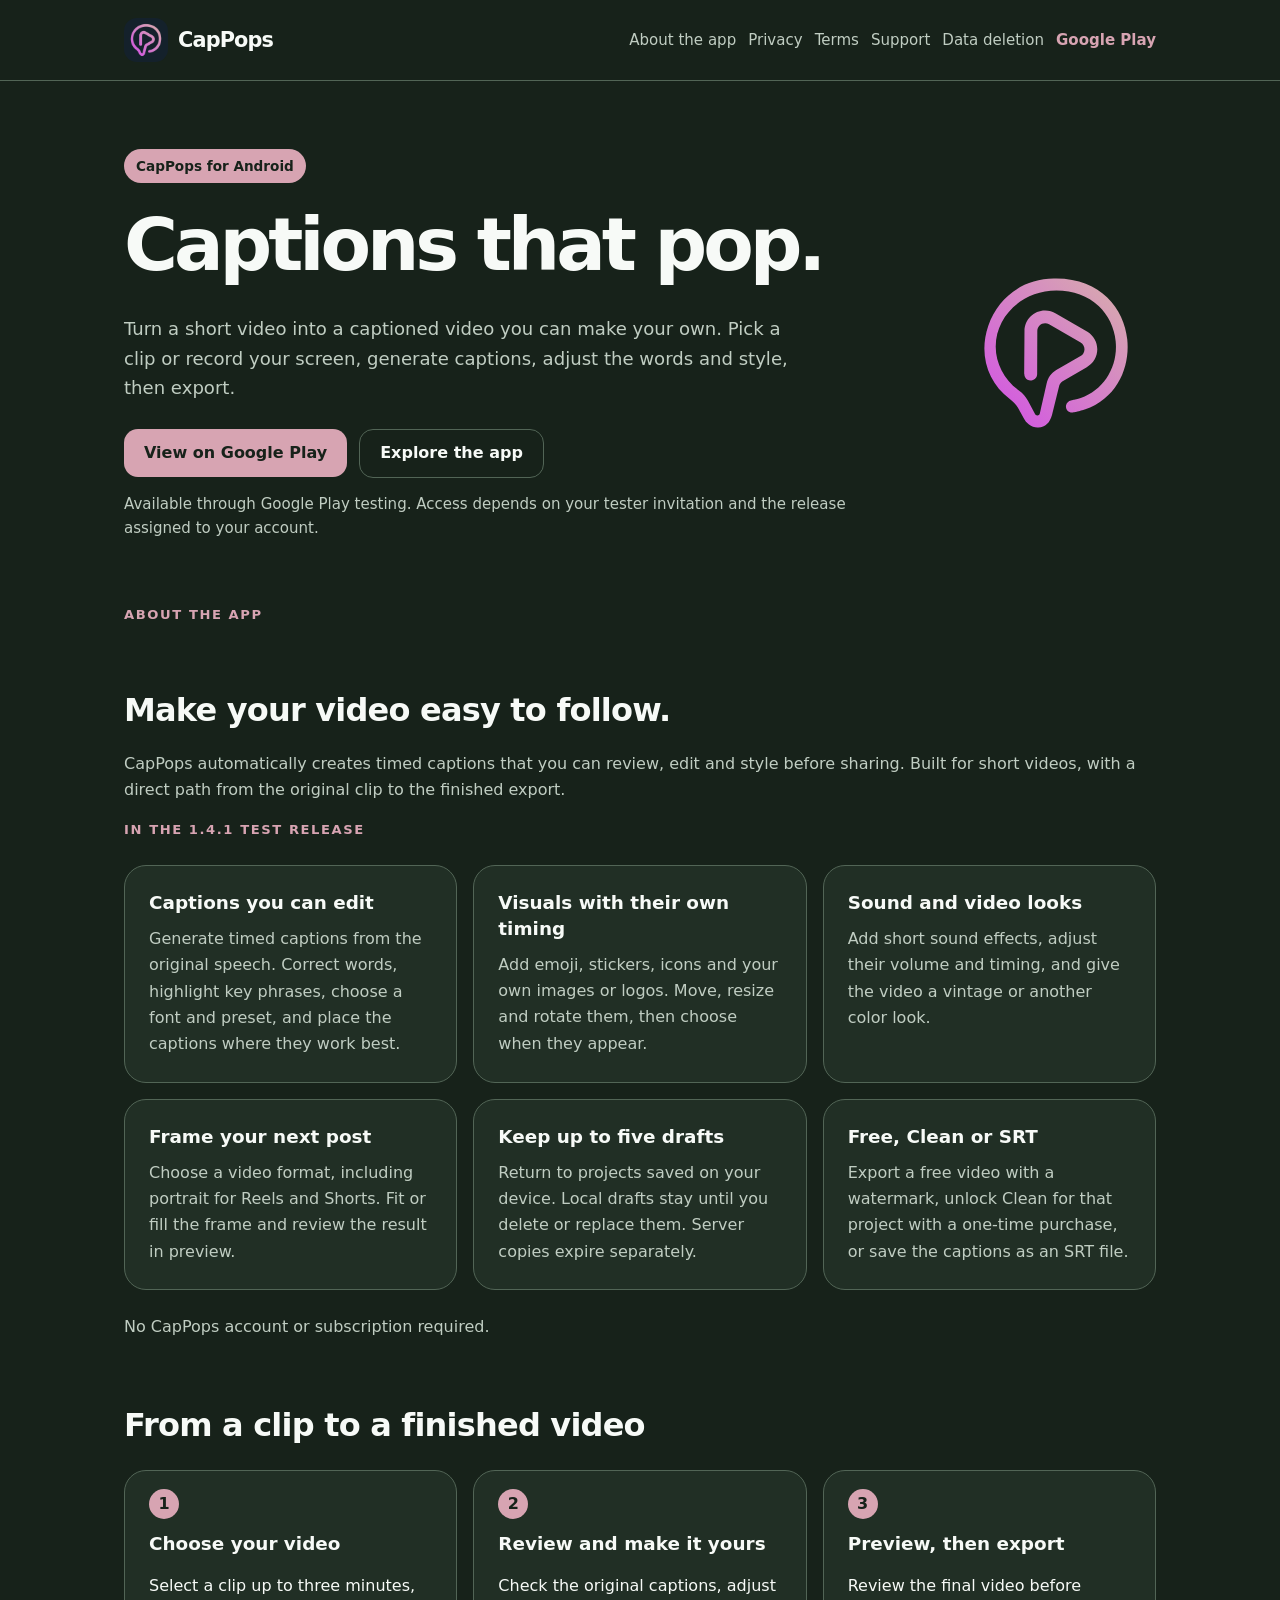
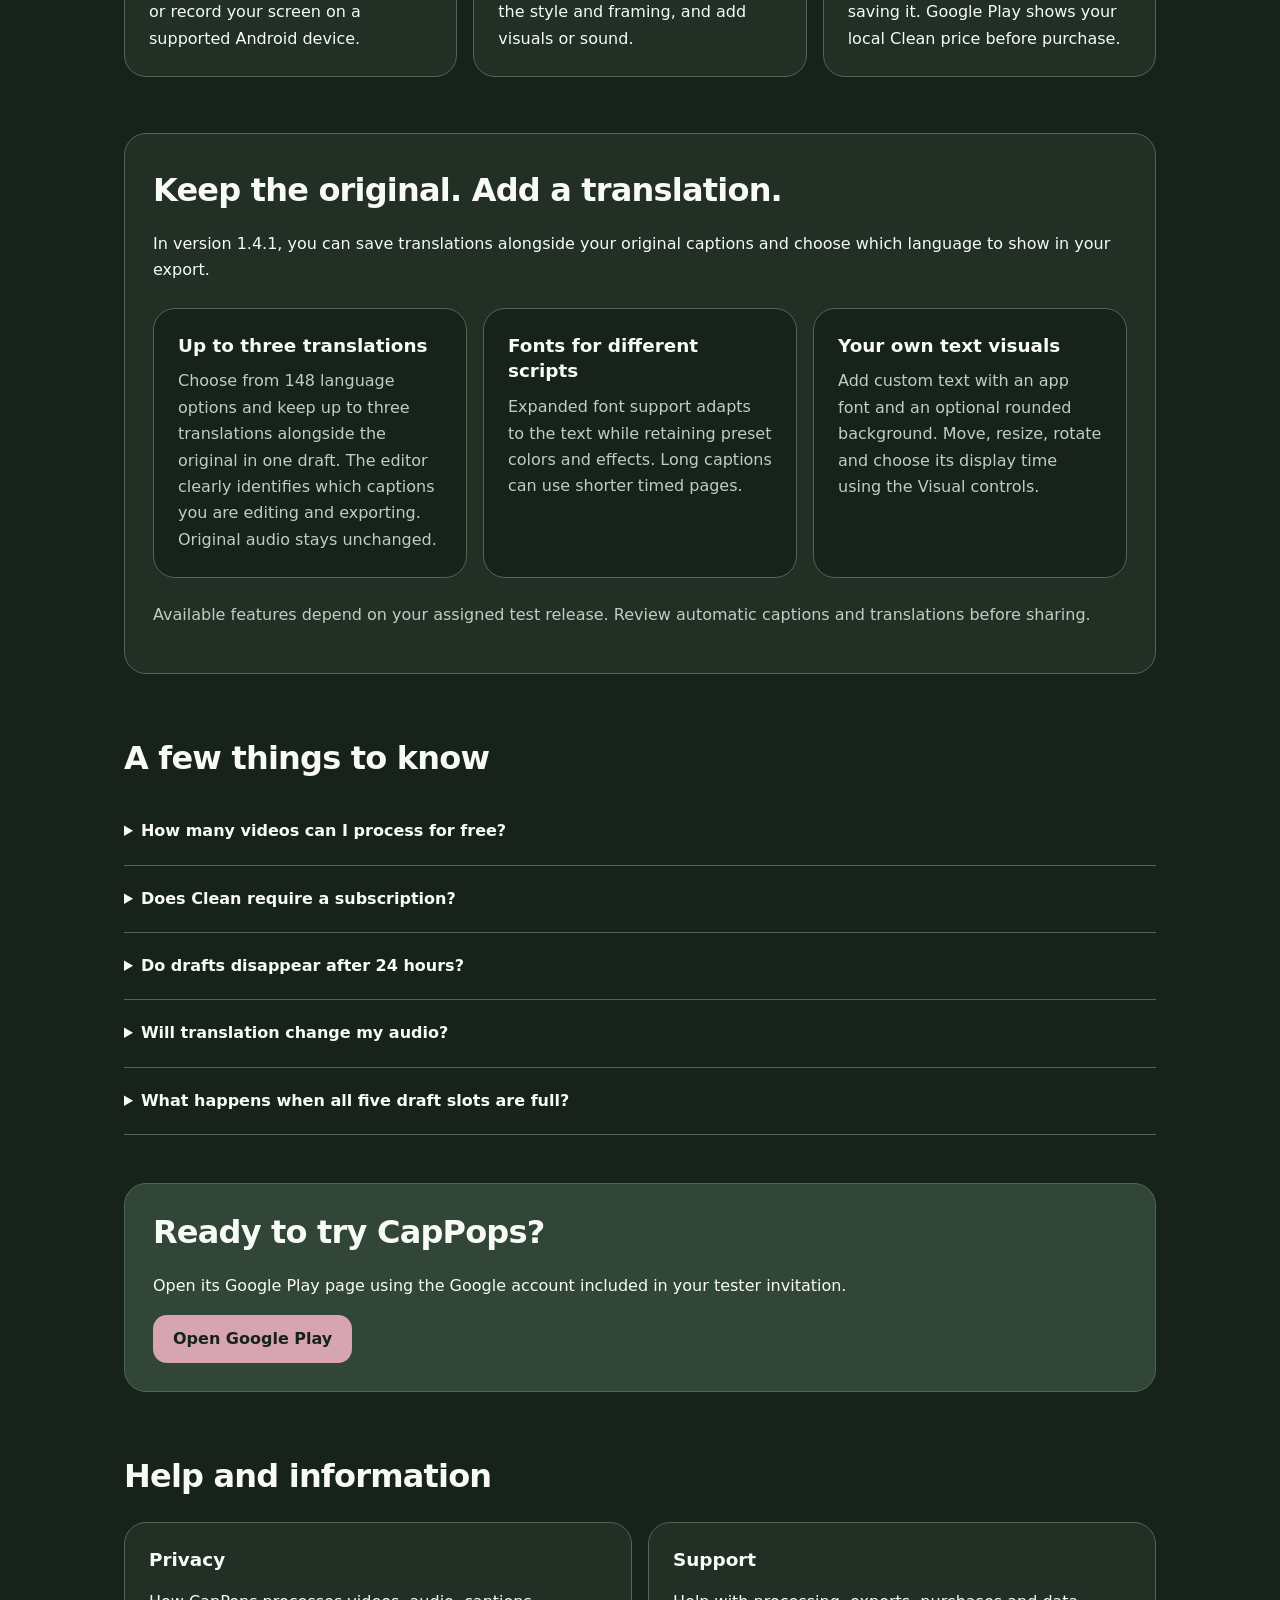
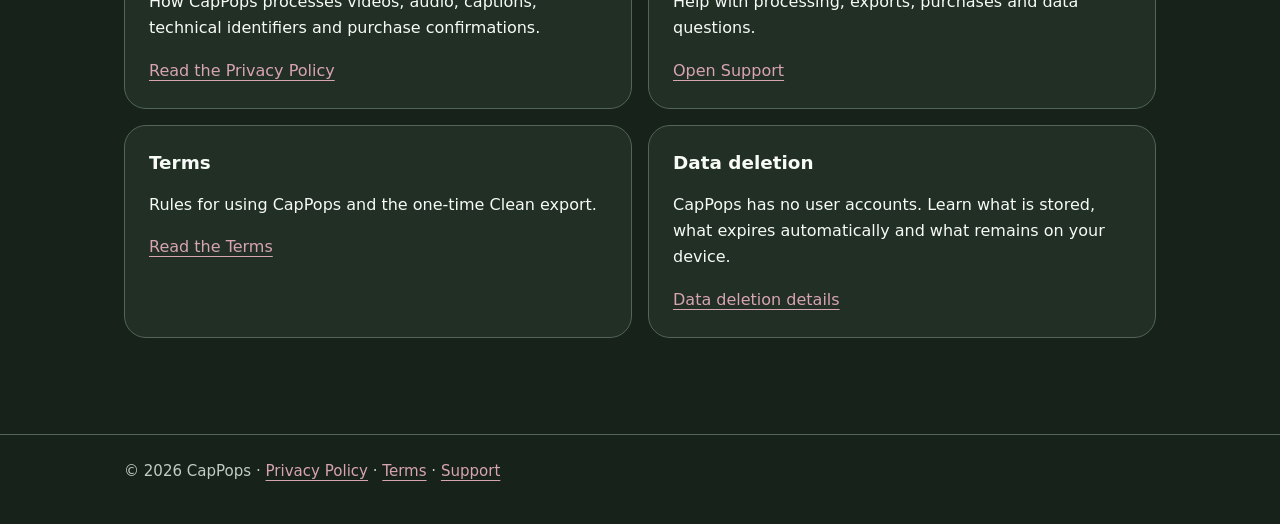
<file: index.html>
<!doctype html>
<html lang="en">
<head>
<meta charset="utf-8">
<meta name="viewport" content="width=device-width,initial-scale=1">
<meta name="color-scheme" content="dark">
<title>CapPops · Captions that pop</title>
<meta name="description" content="CapPops adds editable captions to short videos. Choose a style, export for free with a watermark, or buy a one-time Clean export.">
<link rel="icon" href="assets/app-icon.png" type="image/png">
<link rel="stylesheet" href="style.css">
</head>
<body>
<a class="skip-link" href="#main-content">Skip to content</a>
<header>
  <nav class="nav" aria-label="Primary">
    <a class="brand" href="index.html"><img src="assets/app-icon.png" width="44" height="44" alt=""><span>CapPops</span></a>
    <div class="links">
      <a href="#about">About the app</a>
      <a href="privacy.html">Privacy</a>
      <a href="terms.html">Terms</a>
      <a href="support.html">Support</a>
      <a href="data-deletion.html">Data deletion</a>
      <a class="nav-play" href="https://play.google.com/store/apps/details?id=app.captionpop.captionpop">Google Play</a>
    </div>
  </nav>
</header>
<main id="main-content">
<section class="hero hero-layout" aria-labelledby="hero-title">
  <div>
  <span class="pill">CapPops for Android</span>
  <h1 id="hero-title">Captions that pop.</h1>
  <p class="muted">Turn a short video into a captioned video you can make your own. Pick a clip or record your screen, generate captions, adjust the words and style, then export.</p>
  <div class="actions">
    <a class="button" href="https://play.google.com/store/apps/details?id=app.captionpop.captionpop">View on Google Play</a>
    <a class="button button-secondary" href="#about">Explore the app</a>
  </div>
  <p class="availability">Available through Google Play testing. Access depends on your tester invitation and the release assigned to your account.</p>
  </div>
  <img class="hero-mark" src="assets/logo.svg" width="200" height="200" alt="" aria-hidden="true">
</section>
<section id="about" class="about" aria-labelledby="about-title">
  <div class="kicker">About the app</div>
  <h2 id="about-title">Make your video easy to follow.</h2>
  <p class="muted">CapPops automatically creates timed captions that you can review, edit and style before sharing. Built for short videos, with a direct path from the original clip to the finished export.</p>
  <p class="kicker">In the 1.4.1 test release</p>
  <div class="grid feature-grid">
    <div class="card"><h3>Captions you can edit</h3><p>Generate timed captions from the original speech. Correct words, highlight key phrases, choose a font and preset, and place the captions where they work best.</p></div>
    <div class="card"><h3>Visuals with their own timing</h3><p>Add emoji, stickers, icons and your own images or logos. Move, resize and rotate them, then choose when they appear.</p></div>
    <div class="card"><h3>Sound and video looks</h3><p>Add short sound effects, adjust their volume and timing, and give the video a vintage or another color look.</p></div>
    <div class="card"><h3>Frame your next post</h3><p>Choose a video format, including portrait for Reels and Shorts. Fit or fill the frame and review the result in preview.</p></div>
    <div class="card"><h3>Keep up to five drafts</h3><p>Return to projects saved on your device. Local drafts stay until you delete or replace them. Server copies expire separately.</p></div>
    <div class="card"><h3>Free, Clean or SRT</h3><p>Export a free video with a watermark, unlock Clean for that project with a one-time purchase, or save the captions as an SRT file.</p></div>
  </div>
  <p class="muted">No CapPops account or subscription required.</p>
</section>
<section aria-labelledby="workflow-title">
  <h2 id="workflow-title">From a clip to a finished video</h2>
  <ol class="grid steps">
    <li class="card"><h3>Choose your video</h3><p>Select a clip up to three minutes, or record your screen on a supported Android device.</p></li>
    <li class="card"><h3>Review and make it yours</h3><p>Check the original captions, adjust the style and framing, and add visuals or sound.</p></li>
    <li class="card"><h3>Preview, then export</h3><p>Review the final video before saving it. Google Play shows your local Clean price before purchase.</p></li>
  </ol>
</section>
<section class="translations" aria-labelledby="translation-title">
  <h2 id="translation-title">Keep the original. Add a translation.</h2>
  <p>In version 1.4.1, you can save translations alongside your original captions and choose which language to show in your export.</p>
  <div class="grid feature-grid">
    <div class="card"><h3>Up to three translations</h3><p>Choose from 148 language options and keep up to three translations alongside the original in one draft. The editor clearly identifies which captions you are editing and exporting. Original audio stays unchanged.</p></div>
    <div class="card"><h3>Fonts for different scripts</h3><p>Expanded font support adapts to the text while retaining preset colors and effects. Long captions can use shorter timed pages.</p></div>
    <div class="card"><h3>Your own text visuals</h3><p>Add custom text with an app font and an optional rounded background. Move, resize, rotate and choose its display time using the Visual controls.</p></div>
  </div>
  <p class="muted">Available features depend on your assigned test release. Review automatic captions and translations before sharing.</p>
</section>
<section class="faq" aria-labelledby="faq-title">
  <h2 id="faq-title">A few things to know</h2>
  <details><summary>How many videos can I process for free?</summary><p>Version 1.4.1 includes one new Free video per rolling 24 hours and up to three different Free export versions per project. Saving the same finished version again does not use another version.</p></details>
  <details><summary>Does Clean require a subscription?</summary><p>No. Clean is a one-time Google Play purchase for the selected project. Check the price and currency shown by Google Play before confirming. A purchase does not transfer to a replacement draft.</p></details>
  <details><summary>Do drafts disappear after 24 hours?</summary><p>Local drafts remain on your device until you delete or replace them. Temporary server copies are scheduled for deletion within 24 hours; reopening a draft does not renew that window. Keep your original video and save exports you want to retain.</p></details>
  <details><summary>Will translation change my audio?</summary><p>Translation changes the caption text. Your spoken audio stays as recorded.</p></details>
  <details><summary>What happens when all five draft slots are full?</summary><p>Choose a draft to replace. The previous draft stays safe until the new video finishes processing and saving. You can resume or discard an unfinished replacement.</p></details>
</section>
<section class="cta-panel" aria-labelledby="cta-title">
  <h2 id="cta-title">Ready to try CapPops?</h2>
  <p>Open its Google Play page using the Google account included in your tester invitation.</p>
  <a class="button" href="https://play.google.com/store/apps/details?id=app.captionpop.captionpop">Open Google Play</a>
</section>
<section class="site-info" aria-labelledby="info-title">
  <h2 id="info-title">Help and information</h2>
  <div class="grid">
    <div class="card"><h3>Privacy</h3><p>How CapPops processes videos, audio, captions, technical identifiers and purchase confirmations.</p><p><a href="privacy.html">Read the Privacy Policy</a></p></div>
    <div class="card"><h3>Support</h3><p>Help with processing, exports, purchases and data questions.</p><p><a href="support.html">Open Support</a></p></div>
    <div class="card"><h3>Terms</h3><p>Rules for using CapPops and the one-time Clean export.</p><p><a href="terms.html">Read the Terms</a></p></div>
    <div class="card"><h3>Data deletion</h3><p>CapPops has no user accounts. Learn what is stored, what expires automatically and what remains on your device.</p><p><a href="data-deletion.html">Data deletion details</a></p></div>
  </div>
</section>
</main>
<footer>
  <div class="footer">
    © 2026 CapPops · <a href="privacy.html">Privacy Policy</a> ·
    <a href="terms.html">Terms</a> · <a href="support.html">Support</a>
  </div>
</footer>
</body>
</html>
</file>
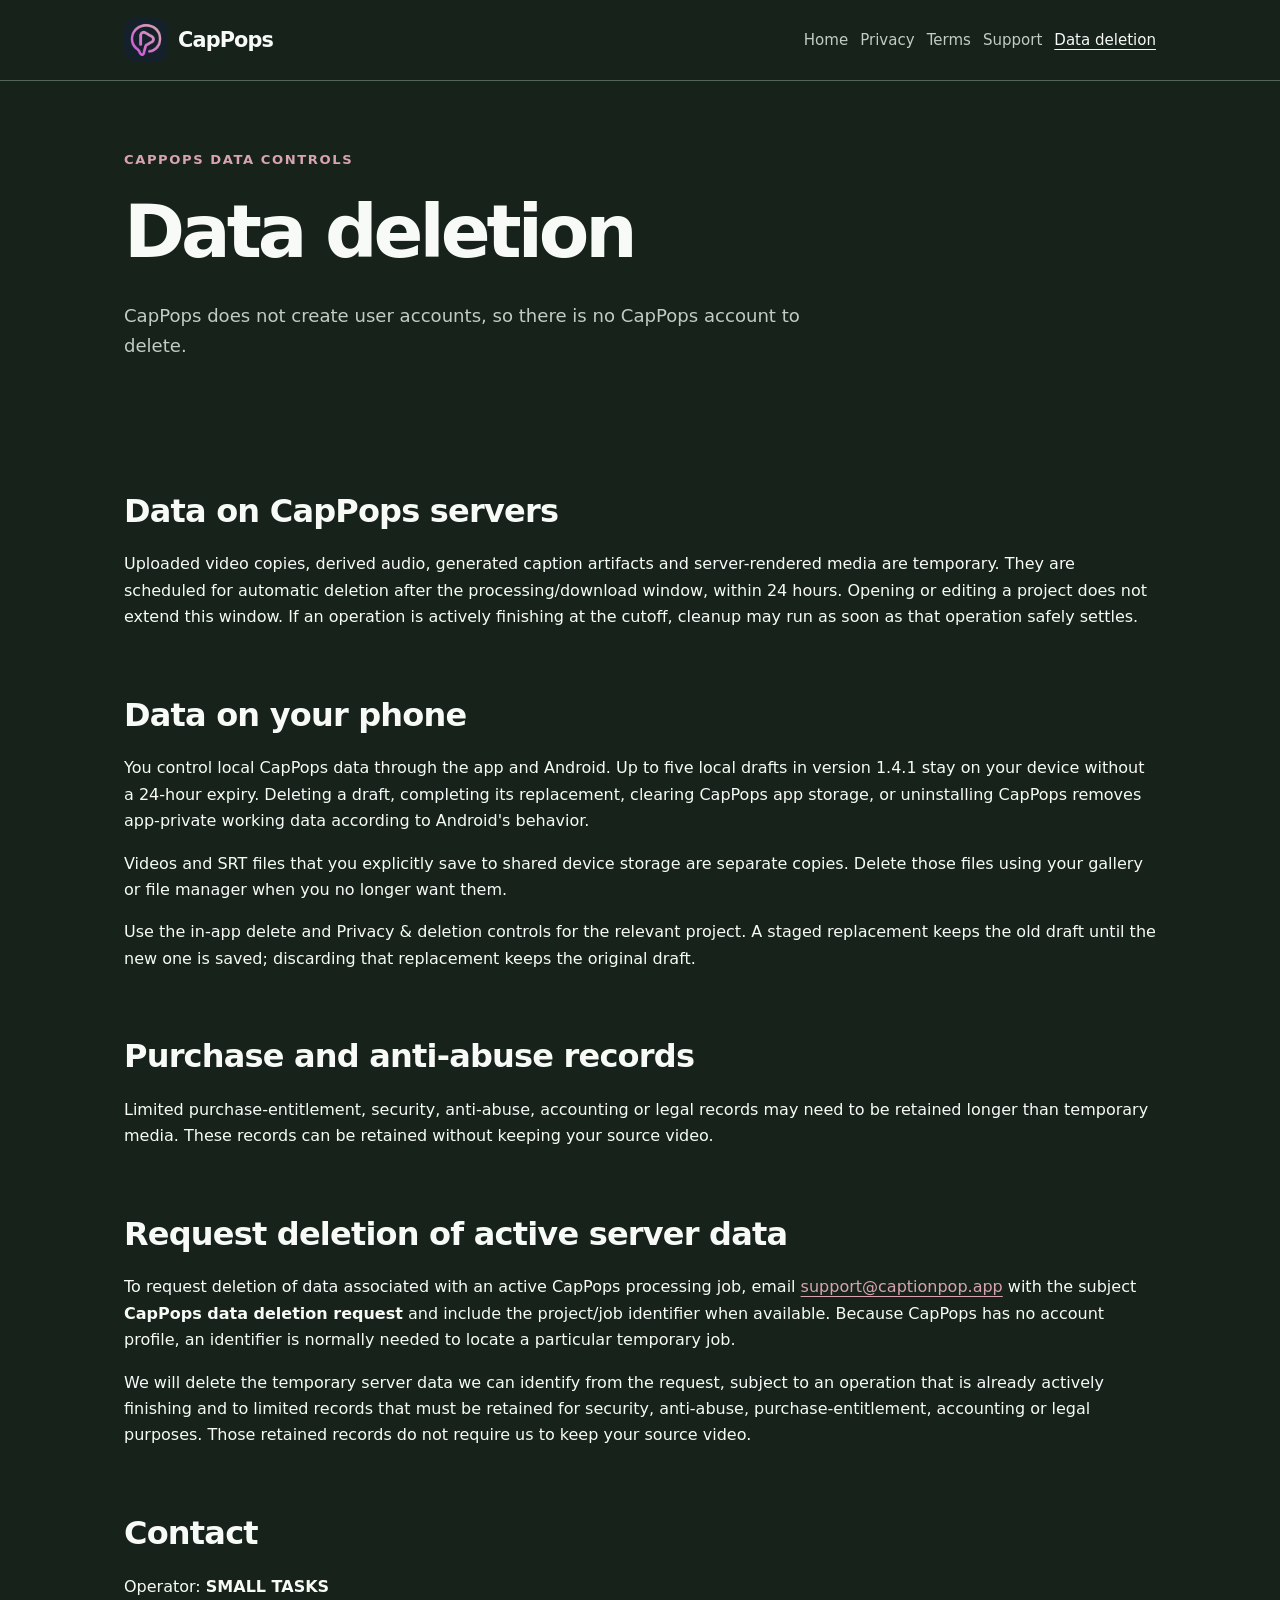
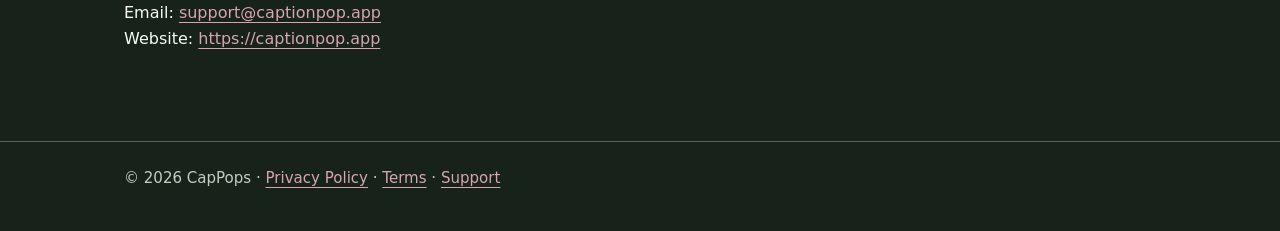
<file: data-deletion.html>
<!doctype html>
<html lang="en">
<head>
<meta charset="utf-8">
<meta name="viewport" content="width=device-width,initial-scale=1">
<meta name="color-scheme" content="dark">
<title>Data deletion · CapPops</title>
<meta name="description" content="CapPops data deletion information.">
<link rel="icon" href="assets/app-icon.png" type="image/png">
<link rel="stylesheet" href="style.css">
</head>
<body>
<a class="skip-link" href="#main-content">Skip to content</a>
<header>
  <nav class="nav" aria-label="Primary">
    <a class="brand" href="index.html"><img src="assets/app-icon.png" width="44" height="44" alt=""><span>CapPops</span></a>
    <div class="links">
      <a href="index.html">Home</a>
      <a href="privacy.html">Privacy</a>
      <a href="terms.html">Terms</a>
      <a href="support.html">Support</a>
      <a href="data-deletion.html" aria-current="page">Data deletion</a>
    </div>
  </nav>
</header>
<main id="main-content">
<section class="hero">
  <div class="kicker">CapPops data controls</div>
  <h1>Data deletion</h1>
  <p class="muted">CapPops does not create user accounts, so there is no CapPops account to delete.</p>
</section>
<h2>Data on CapPops servers</h2>
<p>Uploaded video copies, derived audio, generated caption artifacts and server-rendered media are temporary. They are scheduled for automatic deletion after the processing/download window, within 24 hours. Opening or editing a project does not extend this window. If an operation is actively finishing at the cutoff, cleanup may run as soon as that operation safely settles.</p>
<h2>Data on your phone</h2>
<p>You control local CapPops data through the app and Android. Up to five local drafts in version 1.4.1 stay on your device without a 24-hour expiry. Deleting a draft, completing its replacement, clearing CapPops app storage, or uninstalling CapPops removes app-private working data according to Android's behavior.</p>
<p>Videos and SRT files that you explicitly save to shared device storage are separate copies. Delete those files using your gallery or file manager when you no longer want them.</p>
<p>Use the in-app delete and Privacy &amp; deletion controls for the relevant project. A staged replacement keeps the old draft until the new one is saved; discarding that replacement keeps the original draft.</p>
<h2>Purchase and anti-abuse records</h2>
<p>Limited purchase-entitlement, security, anti-abuse, accounting or legal records may need to be retained longer than temporary media. These records can be retained without keeping your source video.</p>
<h2>Request deletion of active server data</h2>
<p>To request deletion of data associated with an active CapPops processing job, email <a href="mailto:support@captionpop.app">support@captionpop.app</a> with the subject <strong>CapPops data deletion request</strong> and include the project/job identifier when available. Because CapPops has no account profile, an identifier is normally needed to locate a particular temporary job.</p>
<p>We will delete the temporary server data we can identify from the request, subject to an operation that is already actively finishing and to limited records that must be retained for security, anti-abuse, purchase-entitlement, accounting or legal purposes. Those retained records do not require us to keep your source video.</p>
<h2>Contact</h2>
<p>Operator: <strong>SMALL TASKS</strong><br>Email: <a href="mailto:support@captionpop.app">support@captionpop.app</a><br>Website: <a href="https://captionpop.app">https://captionpop.app</a></p>
</main>
<footer>
  <div class="footer">
    © 2026 CapPops · <a href="privacy.html">Privacy Policy</a> ·
    <a href="terms.html">Terms</a> · <a href="support.html">Support</a>
  </div>
</footer>
</body>
</html>
</file>
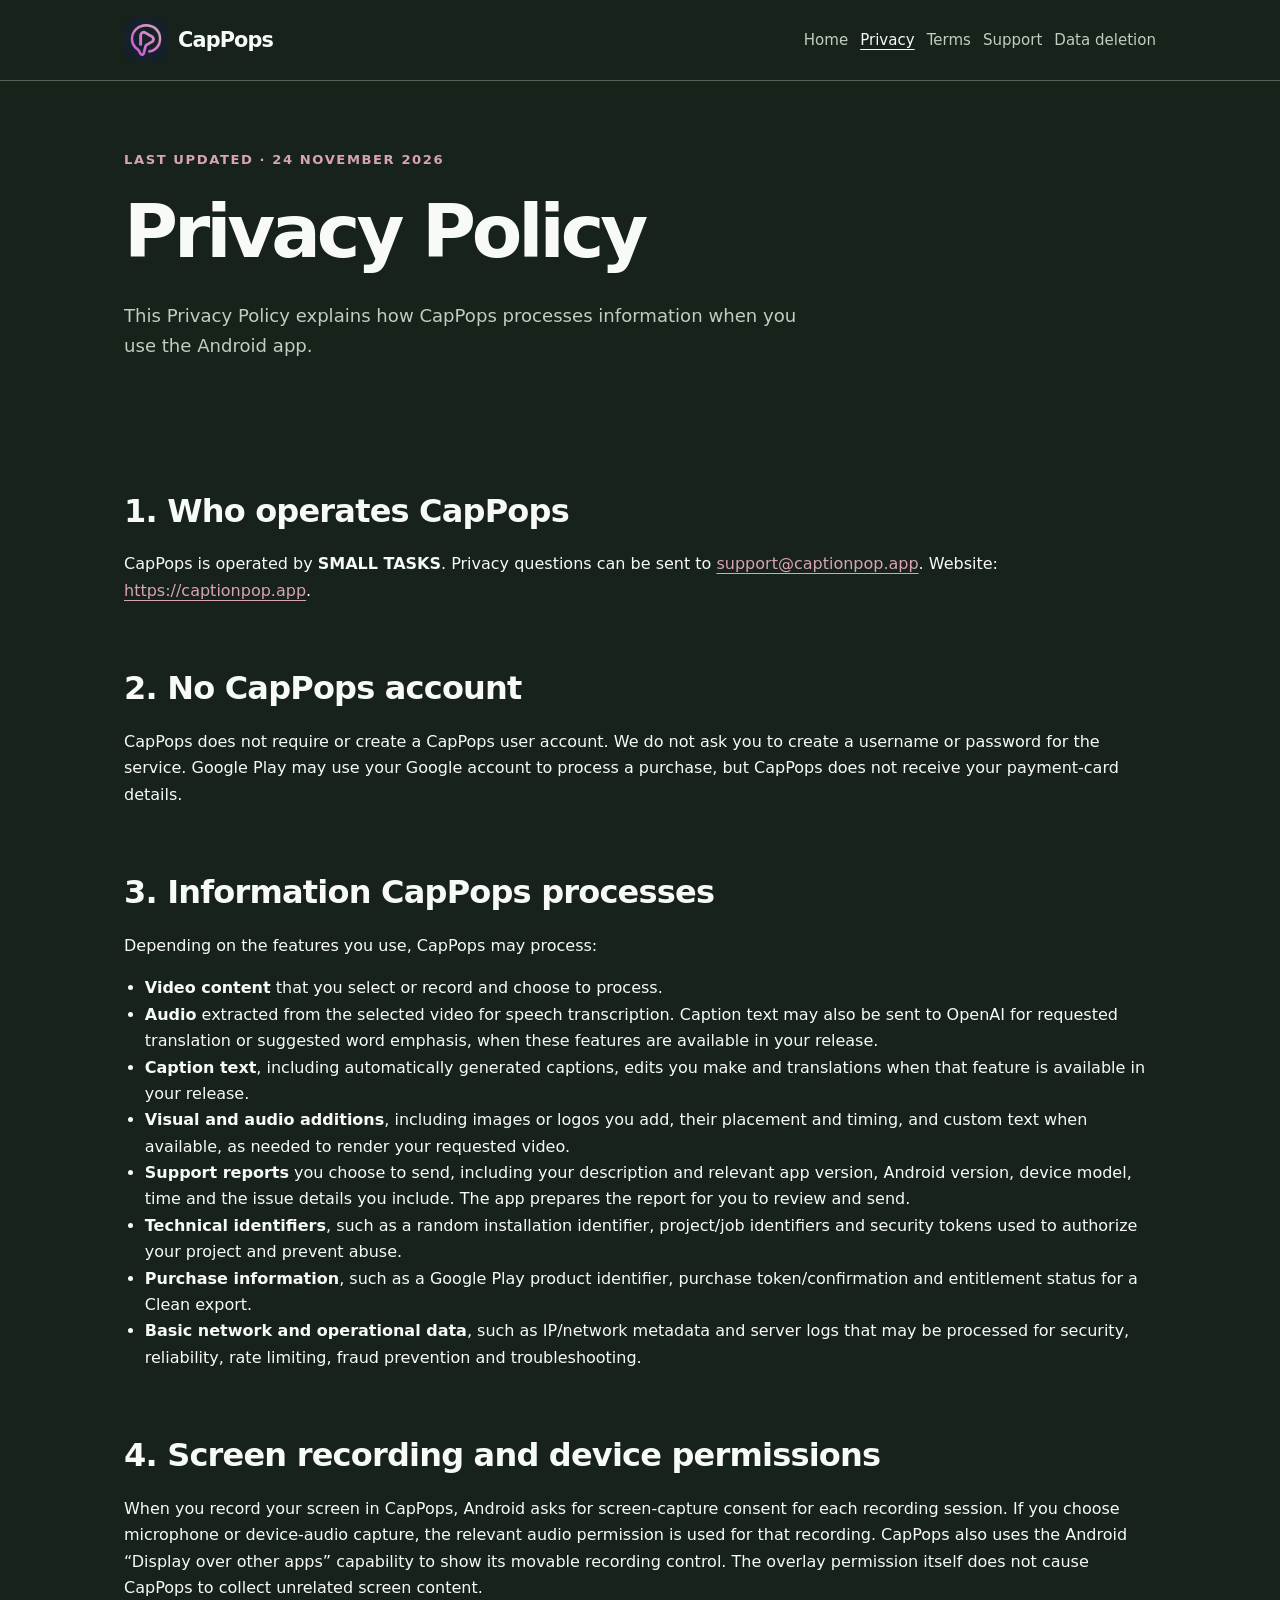
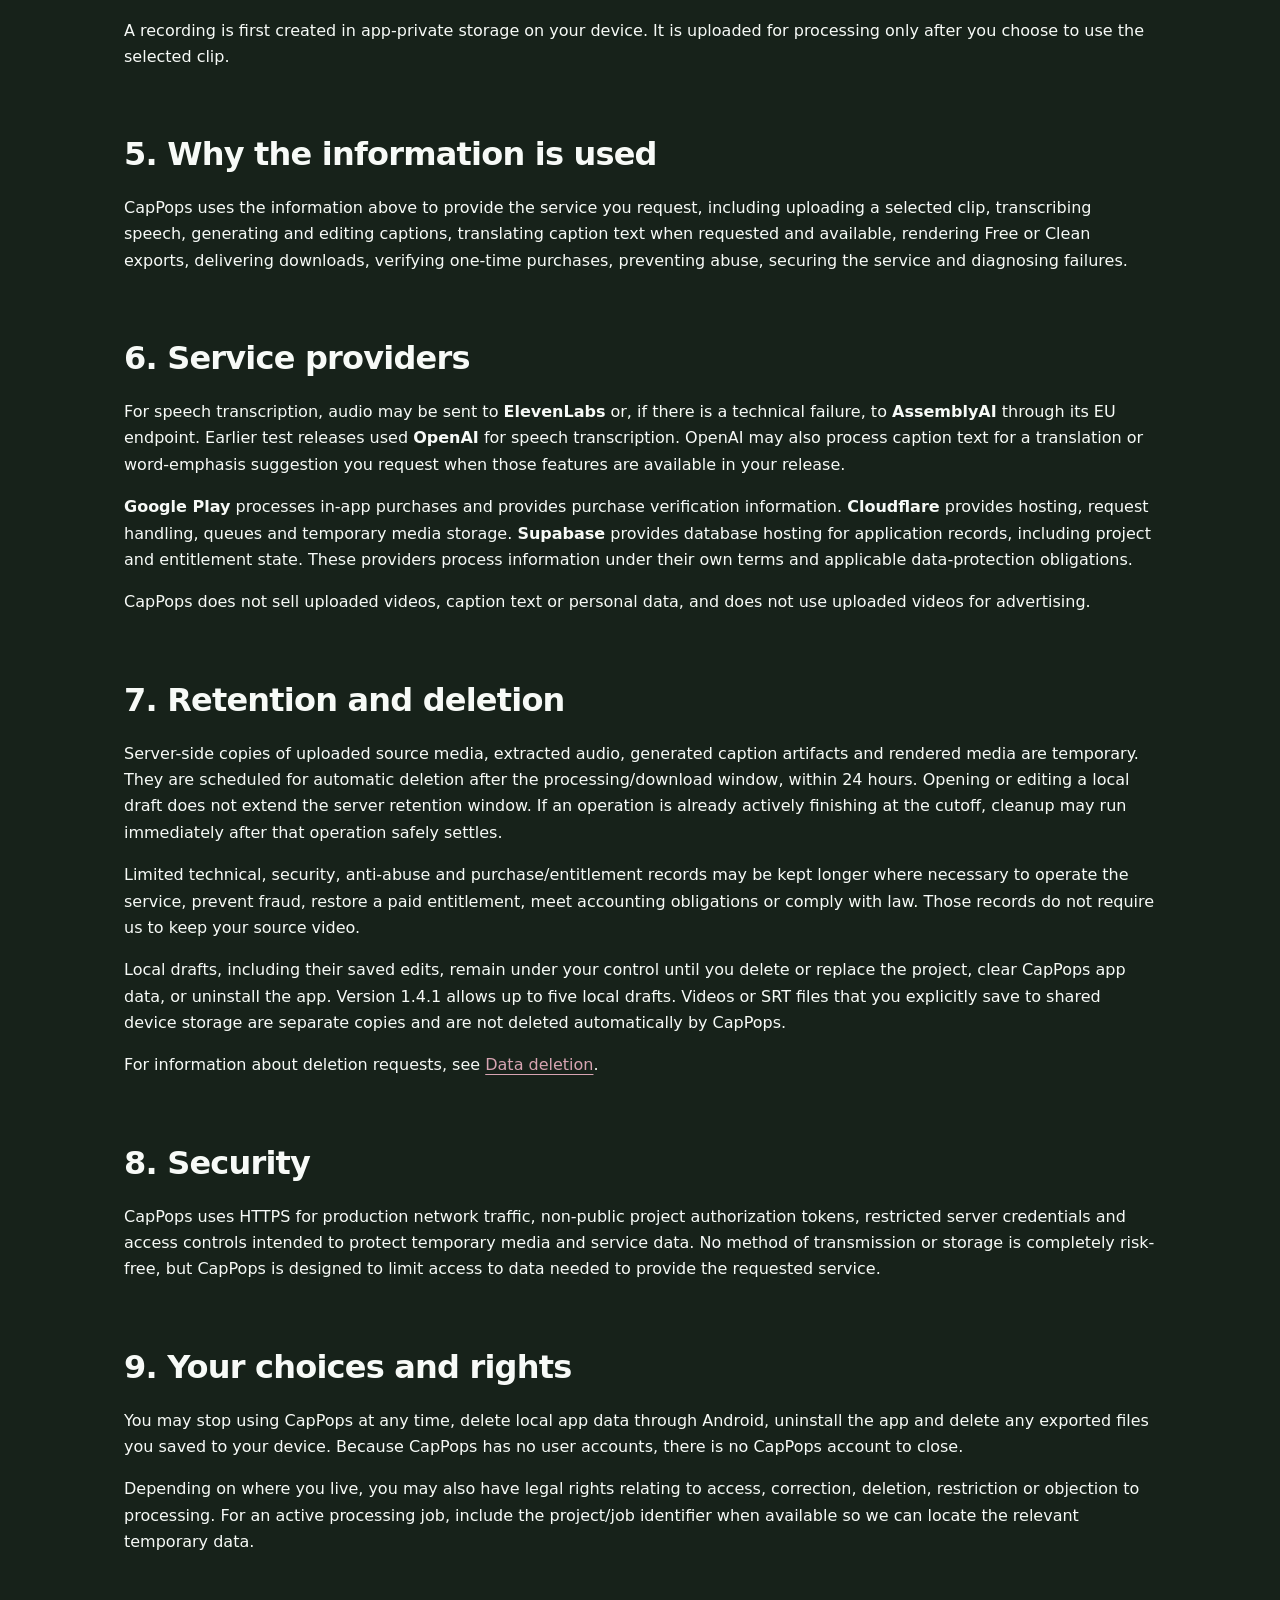
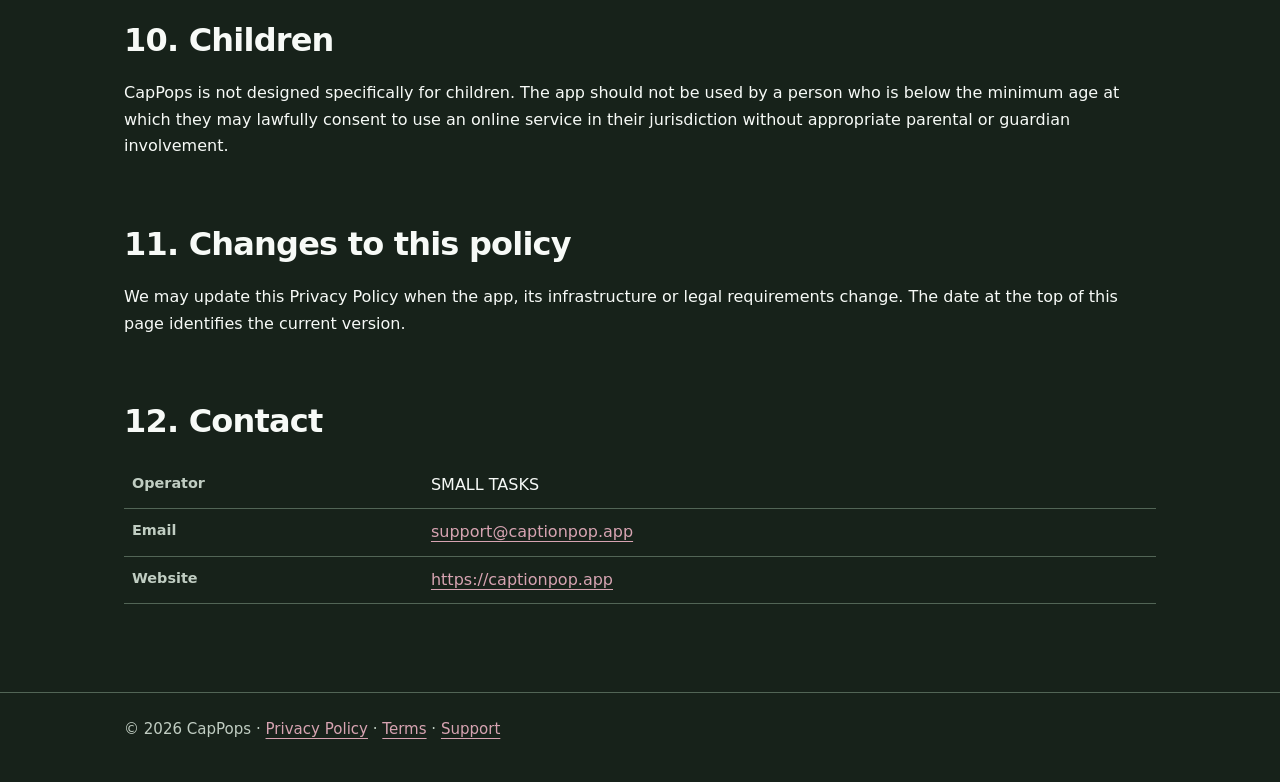
<file: privacy.html>
<!doctype html>
<html lang="en">
<head>
<meta charset="utf-8">
<meta name="viewport" content="width=device-width,initial-scale=1">
<meta name="color-scheme" content="dark">
<title>Privacy Policy · CapPops</title>
<meta name="description" content="CapPops Privacy Policy.">
<link rel="icon" href="assets/app-icon.png" type="image/png">
<link rel="stylesheet" href="style.css">
</head>
<body>
<a class="skip-link" href="#main-content">Skip to content</a>
<header>
  <nav class="nav" aria-label="Primary">
    <a class="brand" href="index.html"><img src="assets/app-icon.png" width="44" height="44" alt=""><span>CapPops</span></a>
    <div class="links">
      <a href="index.html">Home</a>
      <a href="privacy.html" aria-current="page">Privacy</a>
      <a href="terms.html">Terms</a>
      <a href="support.html">Support</a>
      <a href="data-deletion.html">Data deletion</a>
    </div>
  </nav>
</header>
<main id="main-content">
<section class="hero">
  <div class="kicker">Last updated · 24 November 2026</div>
  <h1>Privacy Policy</h1>
  <p class="muted">This Privacy Policy explains how CapPops processes information when you use the Android app.</p>
</section>

<h2>1. Who operates CapPops</h2>
<p>CapPops is operated by <strong>SMALL TASKS</strong>. Privacy questions can be sent to <a href="mailto:support@captionpop.app">support@captionpop.app</a>. Website: <a href="https://captionpop.app">https://captionpop.app</a>.</p>

<h2>2. No CapPops account</h2>
<p>CapPops does not require or create a CapPops user account. We do not ask you to create a username or password for the service. Google Play may use your Google account to process a purchase, but CapPops does not receive your payment-card details.</p>

<h2>3. Information CapPops processes</h2>
<p>Depending on the features you use, CapPops may process:</p>
<ul>
  <li><strong>Video content</strong> that you select or record and choose to process.</li>
  <li><strong>Audio</strong> extracted from the selected video for speech transcription. Caption text may also be sent to OpenAI for requested translation or suggested word emphasis, when these features are available in your release.</li>
  <li><strong>Caption text</strong>, including automatically generated captions, edits you make and translations when that feature is available in your release.</li>
  <li><strong>Visual and audio additions</strong>, including images or logos you add, their placement and timing, and custom text when available, as needed to render your requested video.</li>
  <li><strong>Support reports</strong> you choose to send, including your description and relevant app version, Android version, device model, time and the issue details you include. The app prepares the report for you to review and send.</li>
  <li><strong>Technical identifiers</strong>, such as a random installation identifier, project/job identifiers and security tokens used to authorize your project and prevent abuse.</li>
  <li><strong>Purchase information</strong>, such as a Google Play product identifier, purchase token/confirmation and entitlement status for a Clean export.</li>
  <li><strong>Basic network and operational data</strong>, such as IP/network metadata and server logs that may be processed for security, reliability, rate limiting, fraud prevention and troubleshooting.</li>
</ul>

<h2>4. Screen recording and device permissions</h2>
<p>When you record your screen in CapPops, Android asks for screen-capture consent for each recording session. If you choose microphone or device-audio capture, the relevant audio permission is used for that recording. CapPops also uses the Android “Display over other apps” capability to show its movable recording control. The overlay permission itself does not cause CapPops to collect unrelated screen content.</p>
<p>A recording is first created in app-private storage on your device. It is uploaded for processing only after you choose to use the selected clip.</p>

<h2>5. Why the information is used</h2>
<p>CapPops uses the information above to provide the service you request, including uploading a selected clip, transcribing speech, generating and editing captions, translating caption text when requested and available, rendering Free or Clean exports, delivering downloads, verifying one-time purchases, preventing abuse, securing the service and diagnosing failures.</p>

<h2>6. Service providers</h2>
<p>For speech transcription, audio may be sent to <strong>ElevenLabs</strong> or, if there is a technical failure, to <strong>AssemblyAI</strong> through its EU endpoint. Earlier test releases used <strong>OpenAI</strong> for speech transcription. OpenAI may also process caption text for a translation or word-emphasis suggestion you request when those features are available in your release.</p>
<p><strong>Google Play</strong> processes in-app purchases and provides purchase verification information. <strong>Cloudflare</strong> provides hosting, request handling, queues and temporary media storage. <strong>Supabase</strong> provides database hosting for application records, including project and entitlement state. These providers process information under their own terms and applicable data-protection obligations.</p>
<p>CapPops does not sell uploaded videos, caption text or personal data, and does not use uploaded videos for advertising.</p>

<h2>7. Retention and deletion</h2>
<p>Server-side copies of uploaded source media, extracted audio, generated caption artifacts and rendered media are temporary. They are scheduled for automatic deletion after the processing/download window, within 24 hours. Opening or editing a local draft does not extend the server retention window. If an operation is already actively finishing at the cutoff, cleanup may run immediately after that operation safely settles.</p>
<p>Limited technical, security, anti-abuse and purchase/entitlement records may be kept longer where necessary to operate the service, prevent fraud, restore a paid entitlement, meet accounting obligations or comply with law. Those records do not require us to keep your source video.</p>
<p>Local drafts, including their saved edits, remain under your control until you delete or replace the project, clear CapPops app data, or uninstall the app. Version 1.4.1 allows up to five local drafts. Videos or SRT files that you explicitly save to shared device storage are separate copies and are not deleted automatically by CapPops.</p>
<p>For information about deletion requests, see <a href="data-deletion.html">Data deletion</a>.</p>

<h2>8. Security</h2>
<p>CapPops uses HTTPS for production network traffic, non-public project authorization tokens, restricted server credentials and access controls intended to protect temporary media and service data. No method of transmission or storage is completely risk-free, but CapPops is designed to limit access to data needed to provide the requested service.</p>

<h2>9. Your choices and rights</h2>
<p>You may stop using CapPops at any time, delete local app data through Android, uninstall the app and delete any exported files you saved to your device. Because CapPops has no user accounts, there is no CapPops account to close.</p>
<p>Depending on where you live, you may also have legal rights relating to access, correction, deletion, restriction or objection to processing. For an active processing job, include the project/job identifier when available so we can locate the relevant temporary data.</p>

<h2>10. Children</h2>
<p>CapPops is not designed specifically for children. The app should not be used by a person who is below the minimum age at which they may lawfully consent to use an online service in their jurisdiction without appropriate parental or guardian involvement.</p>

<h2>11. Changes to this policy</h2>
<p>We may update this Privacy Policy when the app, its infrastructure or legal requirements change. The date at the top of this page identifies the current version.</p>

<h2>12. Contact</h2>
<table>
<tr><th>Operator</th><td>SMALL TASKS</td></tr>
<tr><th>Email</th><td><a href="mailto:support@captionpop.app">support@captionpop.app</a></td></tr>
<tr><th>Website</th><td><a href="https://captionpop.app">https://captionpop.app</a></td></tr>
</table>
</main>
<footer>
  <div class="footer">
    © 2026 CapPops · <a href="privacy.html">Privacy Policy</a> ·
    <a href="terms.html">Terms</a> · <a href="support.html">Support</a>
  </div>
</footer>
</body>
</html>
</file>
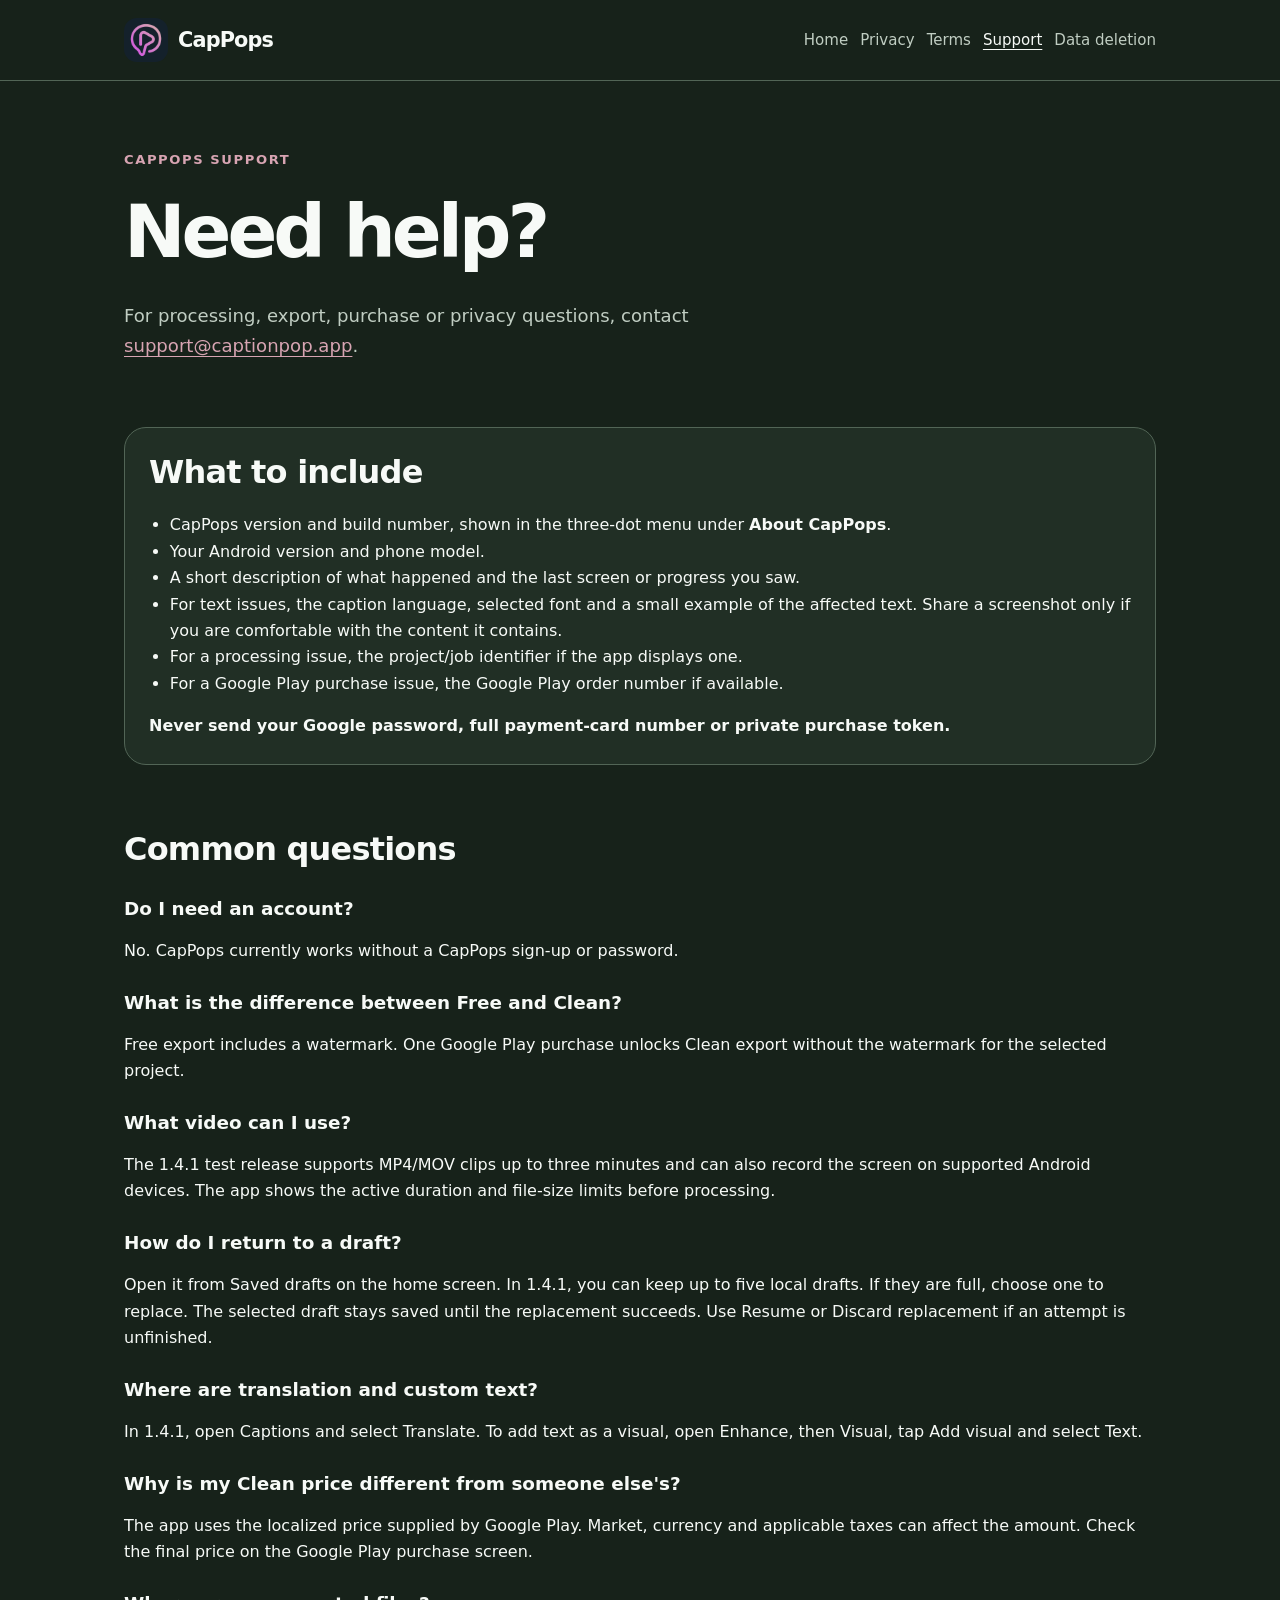
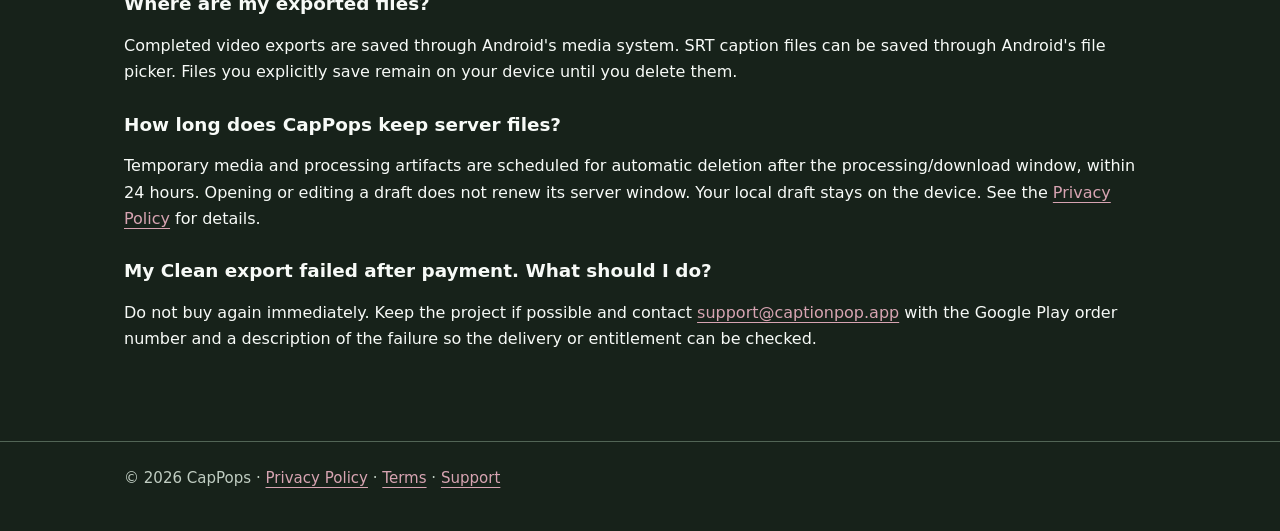
<file: support.html>
<!doctype html>
<html lang="en">
<head>
<meta charset="utf-8">
<meta name="viewport" content="width=device-width,initial-scale=1">
<meta name="color-scheme" content="dark">
<title>Support · CapPops</title>
<meta name="description" content="CapPops support information.">
<link rel="icon" href="assets/app-icon.png" type="image/png">
<link rel="stylesheet" href="style.css">
</head>
<body>
<a class="skip-link" href="#main-content">Skip to content</a>
<header>
  <nav class="nav" aria-label="Primary">
    <a class="brand" href="index.html"><img src="assets/app-icon.png" width="44" height="44" alt=""><span>CapPops</span></a>
    <div class="links">
      <a href="index.html">Home</a>
      <a href="privacy.html">Privacy</a>
      <a href="terms.html">Terms</a>
      <a href="support.html" aria-current="page">Support</a>
      <a href="data-deletion.html">Data deletion</a>
    </div>
  </nav>
</header>
<main id="main-content">
<section class="hero">
  <div class="kicker">CapPops Support</div>
  <h1>Need help?</h1>
  <p class="muted">For processing, export, purchase or privacy questions, contact <a href="mailto:support@captionpop.app">support@captionpop.app</a>.</p>
</section>
<div class="card">
  <h2>What to include</h2>
  <ul>
    <li>CapPops version and build number, shown in the three-dot menu under <strong>About CapPops</strong>.</li>
    <li>Your Android version and phone model.</li>
    <li>A short description of what happened and the last screen or progress you saw.</li>
    <li>For text issues, the caption language, selected font and a small example of the affected text. Share a screenshot only if you are comfortable with the content it contains.</li>
    <li>For a processing issue, the project/job identifier if the app displays one.</li>
    <li>For a Google Play purchase issue, the Google Play order number if available.</li>
  </ul>
  <p><strong>Never send your Google password, full payment-card number or private purchase token.</strong></p>
</div>
<h2>Common questions</h2>
<h3>Do I need an account?</h3>
<p>No. CapPops currently works without a CapPops sign-up or password.</p>
<h3>What is the difference between Free and Clean?</h3>
<p>Free export includes a watermark. One Google Play purchase unlocks Clean export without the watermark for the selected project.</p>
<h3>What video can I use?</h3>
<p>The 1.4.1 test release supports MP4/MOV clips up to three minutes and can also record the screen on supported Android devices. The app shows the active duration and file-size limits before processing.</p>
<h3>How do I return to a draft?</h3>
<p>Open it from Saved drafts on the home screen. In 1.4.1, you can keep up to five local drafts. If they are full, choose one to replace. The selected draft stays saved until the replacement succeeds. Use Resume or Discard replacement if an attempt is unfinished.</p>
<h3>Where are translation and custom text?</h3>
<p>In 1.4.1, open Captions and select Translate. To add text as a visual, open Enhance, then Visual, tap Add visual and select Text.</p>
<h3>Why is my Clean price different from someone else's?</h3>
<p>The app uses the localized price supplied by Google Play. Market, currency and applicable taxes can affect the amount. Check the final price on the Google Play purchase screen.</p>
<h3>Where are my exported files?</h3>
<p>Completed video exports are saved through Android's media system. SRT caption files can be saved through Android's file picker. Files you explicitly save remain on your device until you delete them.</p>
<h3>How long does CapPops keep server files?</h3>
<p>Temporary media and processing artifacts are scheduled for automatic deletion after the processing/download window, within 24 hours. Opening or editing a draft does not renew its server window. Your local draft stays on the device. See the <a href="privacy.html">Privacy Policy</a> for details.</p>
<h3>My Clean export failed after payment. What should I do?</h3>
<p>Do not buy again immediately. Keep the project if possible and contact <a href="mailto:support@captionpop.app">support@captionpop.app</a> with the Google Play order number and a description of the failure so the delivery or entitlement can be checked.</p>
</main>
<footer>
  <div class="footer">
    © 2026 CapPops · <a href="privacy.html">Privacy Policy</a> ·
    <a href="terms.html">Terms</a> · <a href="support.html">Support</a>
  </div>
</footer>
</body>
</html>
</file>
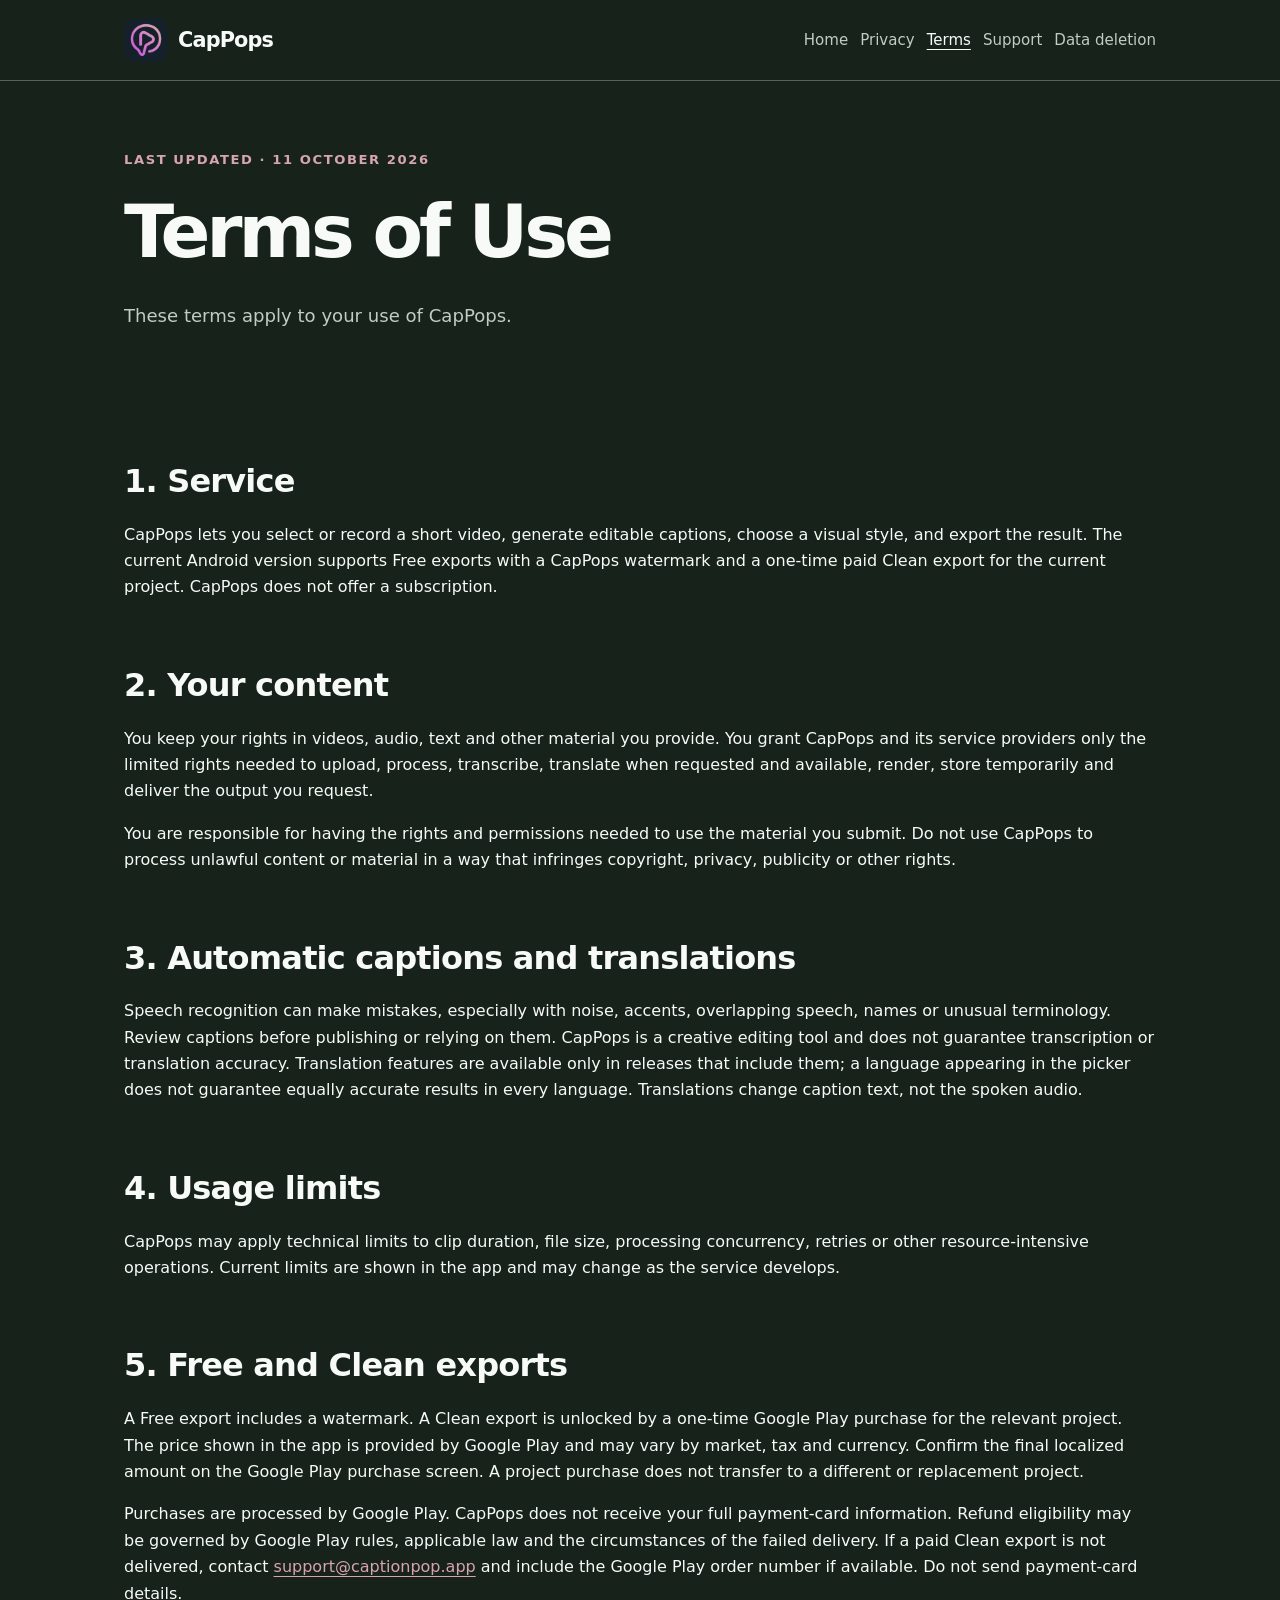
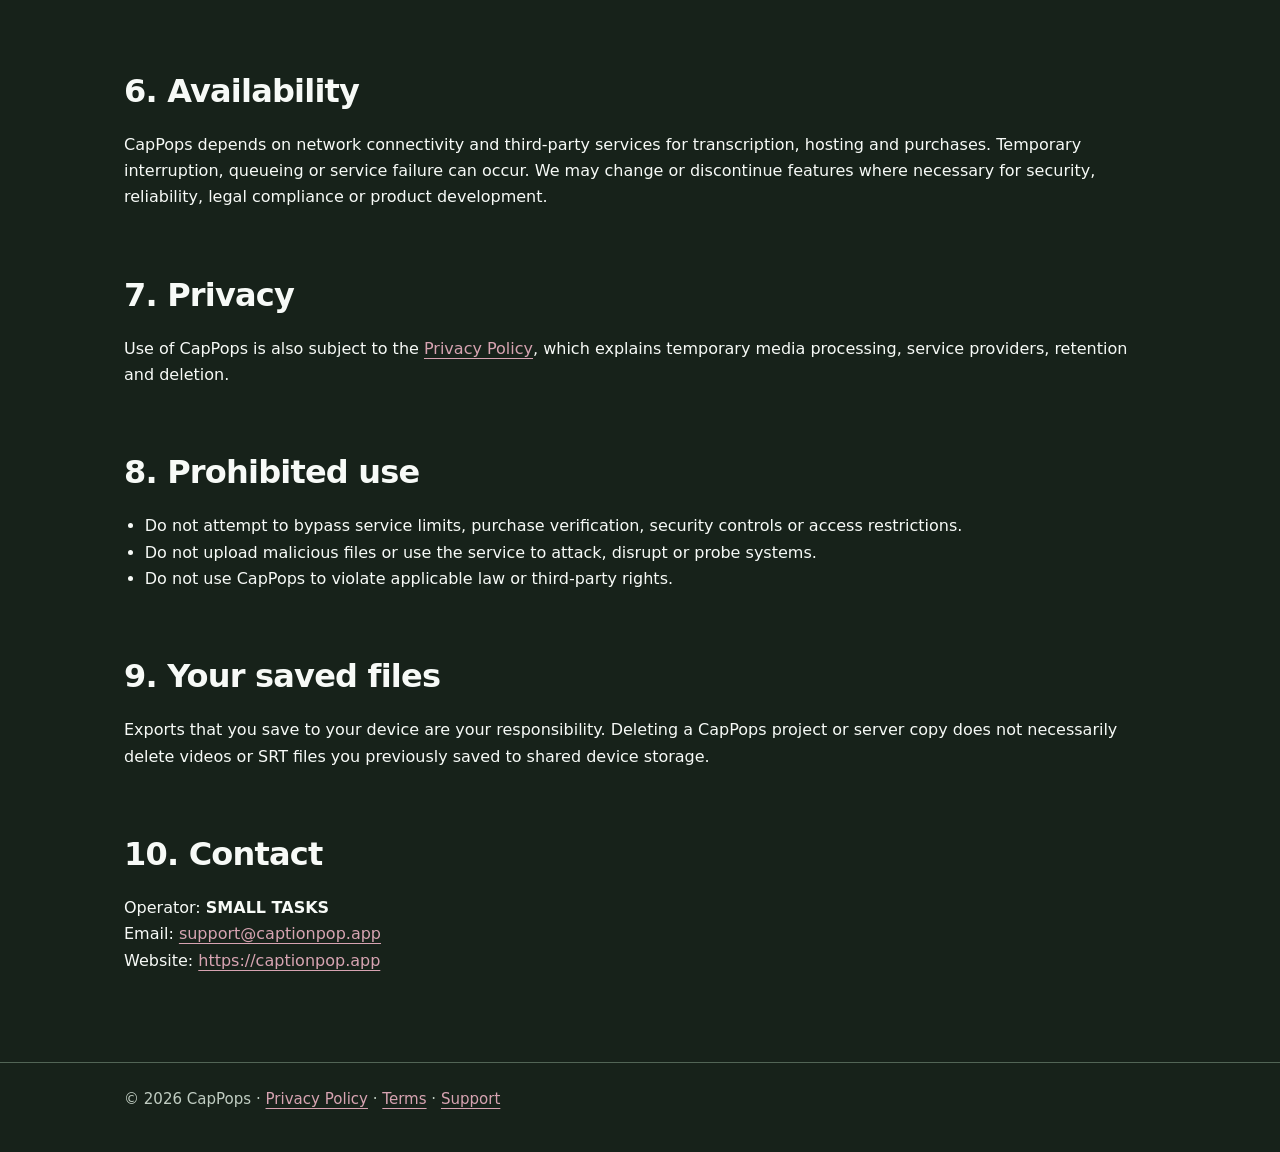
<file: terms.html>
<!doctype html>
<html lang="en">
<head>
<meta charset="utf-8">
<meta name="viewport" content="width=device-width,initial-scale=1">
<meta name="color-scheme" content="dark">
<title>Terms of Use · CapPops</title>
<meta name="description" content="CapPops Terms of Use.">
<link rel="icon" href="assets/app-icon.png" type="image/png">
<link rel="stylesheet" href="style.css">
</head>
<body>
<a class="skip-link" href="#main-content">Skip to content</a>
<header>
  <nav class="nav" aria-label="Primary">
    <a class="brand" href="index.html"><img src="assets/app-icon.png" width="44" height="44" alt=""><span>CapPops</span></a>
    <div class="links">
      <a href="index.html">Home</a>
      <a href="privacy.html">Privacy</a>
      <a href="terms.html" aria-current="page">Terms</a>
      <a href="support.html">Support</a>
      <a href="data-deletion.html">Data deletion</a>
    </div>
  </nav>
</header>
<main id="main-content">
<section class="hero">
  <div class="kicker">Last updated · 11 October 2026</div>
  <h1>Terms of Use</h1>
  <p class="muted">These terms apply to your use of CapPops.</p>
</section>
<h2>1. Service</h2>
<p>CapPops lets you select or record a short video, generate editable captions, choose a visual style, and export the result. The current Android version supports Free exports with a CapPops watermark and a one-time paid Clean export for the current project. CapPops does not offer a subscription.</p>
<h2>2. Your content</h2>
<p>You keep your rights in videos, audio, text and other material you provide. You grant CapPops and its service providers only the limited rights needed to upload, process, transcribe, translate when requested and available, render, store temporarily and deliver the output you request.</p>
<p>You are responsible for having the rights and permissions needed to use the material you submit. Do not use CapPops to process unlawful content or material in a way that infringes copyright, privacy, publicity or other rights.</p>
<h2>3. Automatic captions and translations</h2>
<p>Speech recognition can make mistakes, especially with noise, accents, overlapping speech, names or unusual terminology. Review captions before publishing or relying on them. CapPops is a creative editing tool and does not guarantee transcription or translation accuracy. Translation features are available only in releases that include them; a language appearing in the picker does not guarantee equally accurate results in every language. Translations change caption text, not the spoken audio.</p>
<h2>4. Usage limits</h2>
<p>CapPops may apply technical limits to clip duration, file size, processing concurrency, retries or other resource-intensive operations. Current limits are shown in the app and may change as the service develops.</p>
<h2>5. Free and Clean exports</h2>
<p>A Free export includes a watermark. A Clean export is unlocked by a one-time Google Play purchase for the relevant project. The price shown in the app is provided by Google Play and may vary by market, tax and currency. Confirm the final localized amount on the Google Play purchase screen. A project purchase does not transfer to a different or replacement project.</p>
<p>Purchases are processed by Google Play. CapPops does not receive your full payment-card information. Refund eligibility may be governed by Google Play rules, applicable law and the circumstances of the failed delivery. If a paid Clean export is not delivered, contact <a href="mailto:support@captionpop.app">support@captionpop.app</a> and include the Google Play order number if available. Do not send payment-card details.</p>
<h2>6. Availability</h2>
<p>CapPops depends on network connectivity and third-party services for transcription, hosting and purchases. Temporary interruption, queueing or service failure can occur. We may change or discontinue features where necessary for security, reliability, legal compliance or product development.</p>
<h2>7. Privacy</h2>
<p>Use of CapPops is also subject to the <a href="privacy.html">Privacy Policy</a>, which explains temporary media processing, service providers, retention and deletion.</p>
<h2>8. Prohibited use</h2>
<ul>
  <li>Do not attempt to bypass service limits, purchase verification, security controls or access restrictions.</li>
  <li>Do not upload malicious files or use the service to attack, disrupt or probe systems.</li>
  <li>Do not use CapPops to violate applicable law or third-party rights.</li>
</ul>
<h2>9. Your saved files</h2>
<p>Exports that you save to your device are your responsibility. Deleting a CapPops project or server copy does not necessarily delete videos or SRT files you previously saved to shared device storage.</p>
<h2>10. Contact</h2>
<p>Operator: <strong>SMALL TASKS</strong><br>Email: <a href="mailto:support@captionpop.app">support@captionpop.app</a><br>Website: <a href="https://captionpop.app">https://captionpop.app</a></p>
</main>
<footer>
  <div class="footer">
    © 2026 CapPops · <a href="privacy.html">Privacy Policy</a> ·
    <a href="terms.html">Terms</a> · <a href="support.html">Support</a>
  </div>
</footer>
</body>
</html>
</file>
<file: style.css>
/* CapPops website palette. */
:root{--bg:#17221A;--panel:#212F25;--panel2:#314636;--text:#f7faf7;--muted:#c0cdc2;--line:#526556;--accent:#D7A4B2;--ink:#17221A;--max:1080px}
*{box-sizing:border-box}
html{scroll-behavior:smooth;scroll-padding-top:140px}
body{margin:0;background:var(--bg);color:var(--text);font:1rem/1.65 system-ui,-apple-system,BlinkMacSystemFont,"Segoe UI",Roboto,Arial,sans-serif}
a{color:var(--accent);text-underline-offset:4px}
a:focus-visible,summary:focus-visible{outline:3px solid var(--accent);outline-offset:5px;border-radius:4px}
header{border-bottom:1px solid var(--line);background:var(--bg)}
.nav{max-width:var(--max);margin:auto;padding:16px 24px;display:flex;gap:20px;align-items:center;justify-content:space-between;flex-wrap:wrap}
.brand{display:inline-flex;gap:10px;align-items:center;min-height:48px;flex-shrink:0;font-size:1.3rem;font-weight:800;letter-spacing:-.04em;color:var(--text);text-decoration:none}
.brand img{width:44px;height:44px;border-radius:13px}
.links{display:flex;gap:4px 12px;align-items:center;flex-wrap:wrap;font-size:.94rem}
.links a{min-height:44px;display:inline-flex;align-items:center;color:var(--muted);text-decoration:none}
.links a:hover,.links a[aria-current=page]{color:var(--text);text-decoration:underline}
.links .nav-play{color:var(--accent);font-weight:700}
main{max-width:var(--max);margin:auto;padding:48px 24px 72px}
.hero{padding:20px 0 48px}
.hero-layout{display:grid;grid-template-columns:minmax(0,1fr) 200px;align-items:center;gap:48px}
.hero-mark{width:200px;height:200px}
.hero .muted{max-width:680px;font-size:1.13rem}
.kicker{color:var(--accent);font-size:.82rem;font-weight:700;letter-spacing:.12em;text-transform:uppercase}
h1{font-size:clamp(2.3rem,6vw,4.6rem);line-height:1.07;letter-spacing:-.055em;margin:.3em 0 .4em;overflow-wrap:break-word}
h2{font-size:clamp(1.5rem,3vw,2rem);line-height:1.3;letter-spacing:-.025em;margin:2em 0 .6em}
h3{font-size:1.15rem;line-height:1.4;margin:1.4em 0 .6em}
p,li{color:var(--text);overflow-wrap:break-word}
.muted,.availability{color:var(--muted)}
.availability{font-size:.94rem;margin-top:14px}
.pill{display:inline-block;background:var(--accent);color:var(--ink);border-radius:999px;font-size:.85rem;font-weight:750;padding:6px 12px}
.actions{display:flex;gap:12px;align-items:center;flex-wrap:wrap;margin-top:26px}
.button{display:inline-flex;align-items:center;justify-content:center;min-height:48px;padding:12px 20px;border-radius:14px;background:var(--accent);color:var(--ink);font-weight:750;text-decoration:none;line-height:1.4;text-align:center}
.button:hover{background:#E4BDCA}
.button-secondary{background:transparent;border:1px solid var(--line);color:var(--text)}
.button-secondary:hover{background:var(--panel2)}
.grid{display:grid;grid-template-columns:repeat(3,minmax(0,1fr));gap:16px;margin:24px 0}
.card{padding:24px;border:1px solid var(--line);border-radius:22px;background:var(--panel);min-width:0}
.card h2,.card h3{margin-top:0}
.card p:last-child{margin-bottom:0}
.feature-grid h3{margin-bottom:10px}
.feature-grid p{margin:0;color:var(--muted)}
.steps{list-style:none;padding:0;counter-reset:step}
.steps li{counter-increment:step;position:relative;padding-top:60px}
.steps li:before{content:counter(step);position:absolute;top:18px;left:24px;display:grid;place-items:center;width:30px;height:30px;border-radius:50%;background:var(--accent);color:var(--ink);font-weight:800}
.translations{margin:56px 0;padding:28px;background:var(--panel);border:1px solid var(--line);border-radius:22px}
.translations h2{margin-top:8px}
.translations .card{background:var(--bg)}
.notice{padding:14px 18px;background:var(--panel2);border-left:4px solid var(--accent);border-radius:12px}
.cta-panel{margin:48px 0;padding:28px;border:1px solid var(--line);border-radius:22px;background:var(--panel2)}
.cta-panel h2{margin-top:0}
.site-info .grid{grid-template-columns:repeat(2,minmax(0,1fr))}
.faq details{border-bottom:1px solid var(--line);padding:8px 0}
.faq summary{min-height:48px;padding:12px 0;cursor:pointer;font-weight:650}
.faq details p{margin:4px 0 18px;color:var(--muted)}
code{background:var(--panel2);padding:.15rem .35rem;border-radius:5px;overflow-wrap:anywhere}
ul{padding-left:1.3rem}
table{width:100%;border-collapse:collapse;margin:16px 0}
td,th{border-bottom:1px solid var(--line);padding:10px 8px;text-align:left;vertical-align:top;overflow-wrap:anywhere}
th{color:var(--muted);font-size:.9rem}
footer{border-top:1px solid var(--line)}
.footer{max-width:var(--max);margin:auto;padding:24px 24px 40px;color:var(--muted);font-size:.94rem}
.skip-link{position:absolute;top:8px;left:8px;transform:translateY(-180%);z-index:10;background:var(--accent);color:var(--ink);padding:12px}
.skip-link:focus{transform:translateY(0)}
@media(max-width:850px){.hero-layout{grid-template-columns:1fr}.hero-mark{display:none}.grid{grid-template-columns:repeat(2,minmax(0,1fr))}}
@media(max-width:600px){.nav{align-items:flex-start;gap:8px;padding:12px 20px}.links{gap:2px 14px}main{padding:28px 20px 48px}.hero{padding:14px 0 32px}.grid,.site-info .grid{grid-template-columns:1fr}.card{padding:20px}.translations,.cta-panel{padding:20px;margin:36px 0}.actions{align-items:stretch}.actions .button{flex:1 1 180px}.footer{padding-inline:20px}}
@media(prefers-reduced-motion:reduce){html{scroll-behavior:auto}}
</file>
